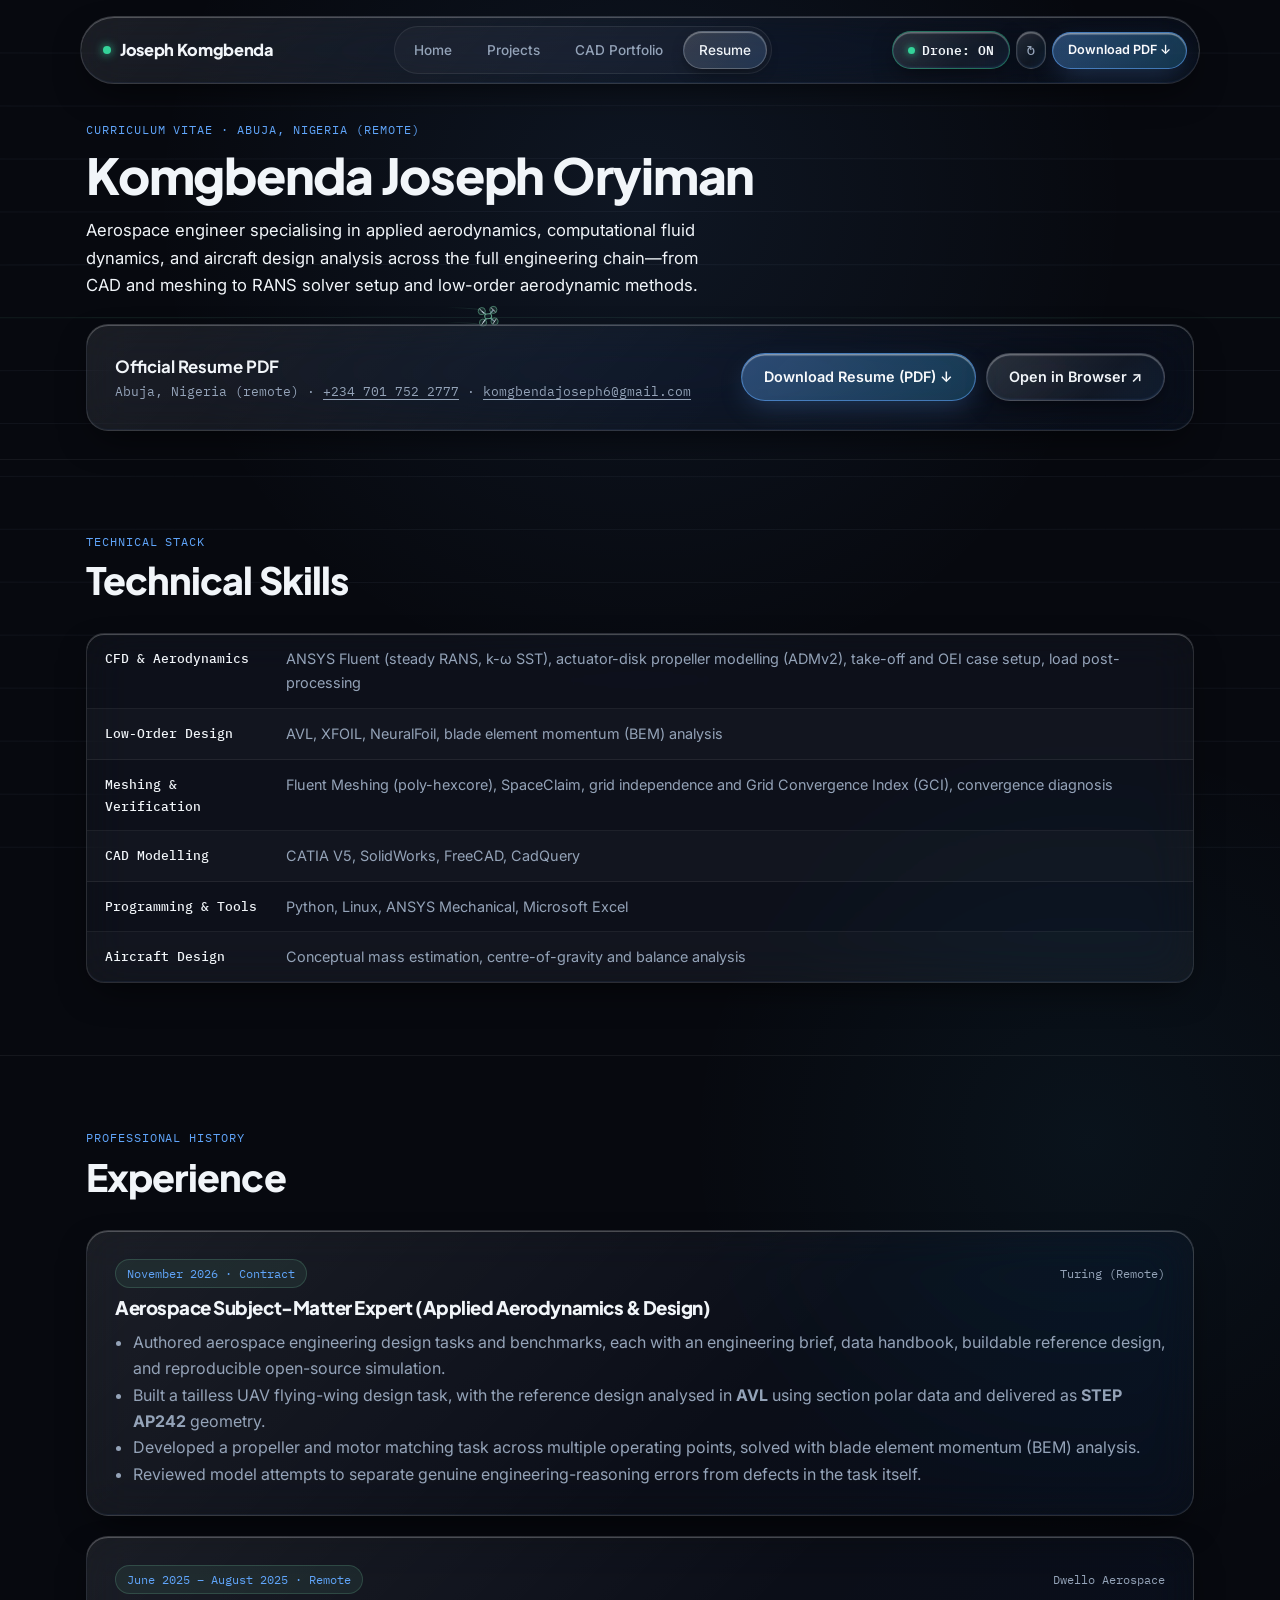
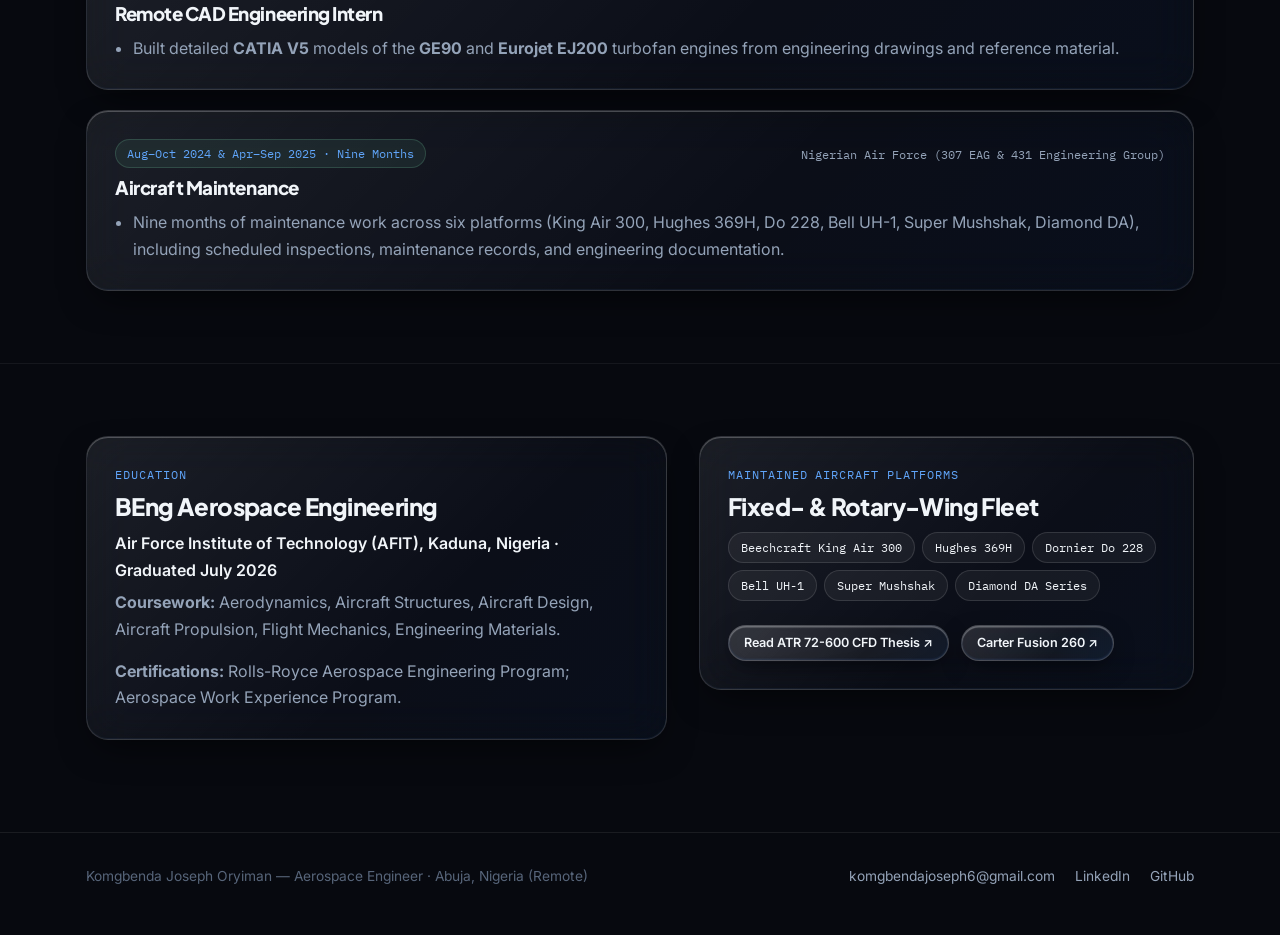
<file: resume.html>
<!DOCTYPE html>
<html lang="en">
<head>
<meta charset="UTF-8">
<meta name="viewport" content="width=device-width, initial-scale=1">
<title>Resume — Komgbenda Joseph Oryiman</title>
<meta name="description" content="Curriculum Vitae of Komgbenda Joseph Oryiman: Aerospace Engineer specialising in CFD, Aerodynamic Analysis, and CATIA V5 CAD.">
<link rel="preconnect" href="https://fonts.googleapis.com">
<link rel="preconnect" href="https://fonts.gstatic.com" crossorigin>
<link href="https://fonts.googleapis.com/css2?family=Plus+Jakarta+Sans:wght@600;700;800&family=Inter:wght@400;500;600&family=IBM+Plex+Mono:wght@400;500;600&display=swap" rel="stylesheet">
<link rel="stylesheet" href="style.css">
</head>
<body>

<canvas id="airflow-canvas"></canvas>

<div class="page-content">
  <div class="nav-shell">
    <nav class="top-pill liquid-glass">
      <a class="brand" href="index.html">
        <span class="brand-dot"></span>
        Joseph Komgbenda
      </a>
      <div class="nav-tabs">
        <a class="nav-tab" href="index.html">Home</a>
        <a class="nav-tab" href="projects.html">Projects</a>
        <a class="nav-tab" href="cad-portfolio.html">CAD Portfolio</a>
        <a class="nav-tab active" href="resume.html" aria-current="page">Resume</a>
      </div>
      <a class="liquid-btn primary sm" href="assets/resume.pdf" download>Download PDF &darr;</a>
    </nav>
  </div>

  <div class="page-head">
    <div class="wrap">
      <span class="kicker">Curriculum Vitae &middot; Abuja, Nigeria (Remote)</span>
      <h1>Komgbenda Joseph Oryiman</h1>
      <p class="lede">
        Aerospace engineer specialising in applied aerodynamics, computational fluid dynamics, and aircraft design
        analysis across the full engineering chain—from CAD and meshing to RANS solver setup and low-order aerodynamic methods.
      </p>

      <div class="glass-panel liquid-glass" style="margin-top: 24px; display: flex; justify-content: space-between; align-items: center; flex-wrap: wrap; gap: 18px;">
        <div>
          <div style="font-family: var(--font-display); font-weight: 700; font-size: 1.05rem;">Official Resume PDF</div>
          <div class="mono" style="font-size: 0.8rem; color: var(--muted);">Abuja, Nigeria (remote) &middot; <a href="https://wa.me/2347017522777" target="_blank" rel="noopener" style="color: inherit; text-decoration: underline; text-underline-offset: 3px;">+234 701 752 2777</a> &middot; <a href="https://mail.google.com/mail/?view=cm&amp;fs=1&amp;to=komgbendajoseph6@gmail.com" target="_blank" rel="noopener" style="color: inherit; text-decoration: underline; text-underline-offset: 3px;">komgbendajoseph6@gmail.com</a></div>
        </div>
        <div style="display: flex; gap: 10px; flex-wrap: wrap;">
          <a class="liquid-btn primary" href="assets/resume.pdf" download>Download Resume (PDF) &darr;</a>
          <a class="liquid-btn" href="assets/resume.pdf" target="_blank" rel="noopener">Open in Browser ↗</a>
        </div>
      </div>
    </div>
  </div>

  <section class="sec">
    <div class="wrap">
      <div class="sec-head">
        <div>
          <span class="sec-tag">Technical Stack</span>
          <h2>Technical Skills</h2>
        </div>
      </div>

      <ul class="result-list liquid-glass">
        <li>
          <span class="k">CFD &amp; Aerodynamics</span>
          <span class="v">ANSYS Fluent (steady RANS, k-&omega; SST), actuator-disk propeller modelling (ADMv2), take-off and OEI case setup, load post-processing</span>
        </li>
        <li>
          <span class="k">Low-Order Design</span>
          <span class="v">AVL, XFOIL, NeuralFoil, blade element momentum (BEM) analysis</span>
        </li>
        <li>
          <span class="k">Meshing &amp; Verification</span>
          <span class="v">Fluent Meshing (poly-hexcore), SpaceClaim, grid independence and Grid Convergence Index (GCI), convergence diagnosis</span>
        </li>
        <li>
          <span class="k">CAD Modelling</span>
          <span class="v">CATIA V5, SolidWorks, FreeCAD, CadQuery</span>
        </li>
        <li>
          <span class="k">Programming &amp; Tools</span>
          <span class="v">Python, Linux, ANSYS Mechanical, Microsoft Excel</span>
        </li>
        <li>
          <span class="k">Aircraft Design</span>
          <span class="v">Conceptual mass estimation, centre-of-gravity and balance analysis</span>
        </li>
      </ul>
    </div>
  </section>

  <section class="sec">
    <div class="wrap">
      <div class="sec-head">
        <div>
          <span class="sec-tag">Professional History</span>
          <h2>Experience</h2>
        </div>
      </div>

      <div style="display: grid; gap: 20px;">
        <div class="glass-panel liquid-glass">
          <div class="proj-meta">
            <span class="proj-tag">November 2026 &middot; Contract</span>
            <span class="mono" style="font-size: 0.78rem; color: var(--muted);">Turing (Remote)</span>
          </div>
          <h3>Aerospace Subject-Matter Expert (Applied Aerodynamics &amp; Design)</h3>
          <ul style="margin: 10px 0 0; padding-left: 18px; color: var(--muted);">
            <li>Authored aerospace engineering design tasks and benchmarks, each with an engineering brief, data handbook, buildable reference design, and reproducible open-source simulation.</li>
            <li>Built a tailless UAV flying-wing design task, with the reference design analysed in <b>AVL</b> using section polar data and delivered as <b>STEP AP242</b> geometry.</li>
            <li>Developed a propeller and motor matching task across multiple operating points, solved with blade element momentum (BEM) analysis.</li>
            <li>Reviewed model attempts to separate genuine engineering-reasoning errors from defects in the task itself.</li>
          </ul>
        </div>

        <div class="glass-panel liquid-glass">
          <div class="proj-meta">
            <span class="proj-tag">June 2025 – August 2025 &middot; Remote</span>
            <span class="mono" style="font-size: 0.78rem; color: var(--muted);">Dwello Aerospace</span>
          </div>
          <h3>Remote CAD Engineering Intern</h3>
          <ul style="margin: 10px 0 0; padding-left: 18px; color: var(--muted);">
            <li>Built detailed <b>CATIA V5</b> models of the <b>GE90</b> and <b>Eurojet EJ200</b> turbofan engines from engineering drawings and reference material.</li>
          </ul>
        </div>

        <div class="glass-panel liquid-glass">
          <div class="proj-meta">
            <span class="proj-tag">Aug–Oct 2024 &amp; Apr–Sep 2025 &middot; Nine Months</span>
            <span class="mono" style="font-size: 0.78rem; color: var(--muted);">Nigerian Air Force (307 EAG &amp; 431 Engineering Group)</span>
          </div>
          <h3>Aircraft Maintenance</h3>
          <ul style="margin: 10px 0 0; padding-left: 18px; color: var(--muted);">
            <li>Nine months of maintenance work across six platforms (King Air 300, Hughes 369H, Do 228, Bell UH-1, Super Mushshak, Diamond DA), including scheduled inspections, maintenance records, and engineering documentation.</li>
          </ul>
        </div>
      </div>
    </div>
  </section>

  <section class="sec">
    <div class="wrap two-col">
      <div class="glass-panel liquid-glass">
        <span class="sec-tag">Education</span>
        <h2>BEng Aerospace Engineering</h2>
        <p style="color: var(--ink); font-weight: 600; margin-bottom: 6px;">
          Air Force Institute of Technology (AFIT), Kaduna, Nigeria &middot; Graduated July 2026
        </p>
        <p>
          <b>Coursework:</b> Aerodynamics, Aircraft Structures, Aircraft Design, Aircraft Propulsion,
          Flight Mechanics, Engineering Materials.
        </p>
        <p style="margin-bottom:0;">
          <b>Certifications:</b> Rolls-Royce Aerospace Engineering Program; Aerospace Work Experience Program.
        </p>
      </div>

      <div class="glass-panel liquid-glass">
        <span class="sec-tag">Maintained Aircraft Platforms</span>
        <h2>Fixed- &amp; Rotary-Wing Fleet</h2>
        <div class="chip-row" style="margin-top: 12px;">
          <span class="glass-chip">Beechcraft King Air 300</span>
          <span class="glass-chip">Hughes 369H</span>
          <span class="glass-chip">Dornier Do 228</span>
          <span class="glass-chip">Bell UH-1</span>
          <span class="glass-chip">Super Mushshak</span>
          <span class="glass-chip">Diamond DA Series</span>
        </div>
        <div style="margin-top: 24px;">
          <a class="liquid-btn sm" href="project-atr72.html">Read ATR 72-600 CFD Thesis ↗</a>
          <a class="liquid-btn sm" href="project-carter260.html" style="margin-left: 8px;">Carter Fusion 260 ↗</a>
        </div>
      </div>
    </div>
  </section>

  <footer class="site-footer">
    <div class="wrap footer-inner">
      <p>Komgbenda Joseph Oryiman &mdash; Aerospace Engineer · Abuja, Nigeria (Remote)</p>
      <div class="footer-links">
        <a href="https://mail.google.com/mail/?view=cm&amp;fs=1&amp;to=komgbendajoseph6@gmail.com" target="_blank" rel="noopener">komgbendajoseph6@gmail.com</a>
        <a href="https://www.linkedin.com/in/joseph-komgbenda-38bb41287/" target="_blank" rel="noopener">LinkedIn</a>
        <a href="https://github.com/Joe47122" target="_blank" rel="noopener">GitHub</a>
      </div>
    </div>
  </footer>
</div>

<script src="app.js"></script>
</body>
</html>
</file>
<file: style.css>
/* ============================================================
   Komgbenda Joseph Oryiman — Aerospace Engineering Portfolio
   Design: Refined Dark Slate + Multi-Layered Liquid Glass +
   Interactive Wind-Tunnel Airflow Streamlines + Preserved Fonts
   ============================================================ */

:root {
  --bg: #07090f;
  --bg-elev: #0c101a;
  --ink: #f1f5f9;
  --muted: #94a3b8;
  --faint: #57657a;

  /* Elevated Stratosphere Ice-Blue & Brushed Titanium palette */
  --accent: #60a5fa;
  --accent-soft: rgba(96, 165, 250, 0.22);
  --accent-cyan: #38bdf8;
  --accent-dark: #06101f;

  /* Preserved active-status green for name dot, status dot, and SpaceX/UAV LED */
  --status-green: #34d399;

  /* Preserved original fonts */
  --font-display: "Plus Jakarta Sans", -apple-system, BlinkMacSystemFont, sans-serif;
  --font-body: "Inter", -apple-system, BlinkMacSystemFont, sans-serif;
  --font-mono: "IBM Plex Mono", ui-monospace, Menlo, monospace;

  --max-width: 1160px;
}

* { box-sizing: border-box; }
html { scroll-behavior: smooth; }

@media (prefers-reduced-motion: reduce) {
  html { scroll-behavior: auto; }
  * { animation-duration: 0.01ms !important; transition-duration: 0.01ms !important; }
}

body {
  margin: 0;
  background:
    radial-gradient(750px circle at 50% 8%, rgba(96, 165, 250, 0.085), transparent 65%),
    radial-gradient(620px circle at 85% 45%, rgba(56, 189, 248, 0.055), transparent 65%),
    var(--bg);
  color: var(--ink);
  font-family: var(--font-body);
  font-size: 16px;
  line-height: 1.65;
  -webkit-font-smoothing: antialiased;
  overflow-x: hidden;
  min-height: 100vh;
}

/* ============================================================
   FULL-PAGE INTERACTIVE AIRFLOW CANVAS
   ============================================================ */
#airflow-canvas {
  position: fixed;
  inset: 0;
  width: 100vw;
  height: 100vh;
  z-index: 0;
  pointer-events: none;
}

.page-content {
  position: relative;
  z-index: 1;
}

a { color: inherit; text-decoration: none; }
:focus-visible { outline: 2px solid var(--accent); outline-offset: 3px; }
img { display: block; max-width: 100%; }

.wrap, .container {
  max-width: var(--max-width);
  margin: 0 auto;
  padding: 0 26px;
}

.mono { font-family: var(--font-mono); }
.accent-text { color: var(--accent); }

h1, h2, h3, h4 {
  font-family: var(--font-display);
  font-weight: 800;
  line-height: 1.12;
  letter-spacing: -0.025em;
  color: var(--ink);
  margin: 0 0 0.45em 0;
}

p { color: var(--muted); margin: 0 0 1em 0; max-width: 65ch; }
p.lede { font-size: 1.04rem; color: var(--ink); max-width: 62ch; }

/* ============================================================
   LIQUID GLASS SURFACES & INTERACTIVE MICRO-DETAILS
   ============================================================ */
.liquid-glass {
  position: relative;
  background: linear-gradient(135deg, rgba(255,255,255,0.085) 0%, rgba(255,255,255,0.025) 60%, rgba(96,165,250,0.04) 100%);
  backdrop-filter: blur(22px) saturate(170%);
  -webkit-backdrop-filter: blur(22px) saturate(170%);
  border: 1px solid rgba(255, 255, 255, 0.13);
  box-shadow:
    0 14px 36px -12px rgba(0, 0, 0, 0.68),
    inset 0 1px 0.5px rgba(255, 255, 255, 0.24),
    inset 0 -1px 1px rgba(96, 165, 250, 0.08);
  transition: transform 0.28s cubic-bezier(0.2, 0.8, 0.2, 1),
              box-shadow 0.28s cubic-bezier(0.2, 0.8, 0.2, 1),
              border-color 0.28s ease,
              background 0.28s ease;
  overflow: hidden;
}

.liquid-glass::after {
  content: "";
  position: absolute;
  inset: 0;
  background: radial-gradient(280px circle at var(--gx, -999px) var(--gy, -999px),
              rgba(96, 165, 250, 0.16),
              rgba(255, 255, 255, 0.05) 45%,
              transparent 70%);
  opacity: 0;
  transition: opacity 0.35s ease;
  pointer-events: none;
}
.liquid-glass:hover::after { opacity: 1; }

.liquid-btn {
  position: relative;
  display: inline-flex;
  align-items: center;
  justify-content: center;
  gap: 10px;
  padding: 11px 22px;
  border-radius: 999px;
  font-family: var(--font-body);
  font-weight: 600;
  font-size: 0.9rem;
  color: var(--ink);
  cursor: pointer;
  overflow: hidden;
  background: linear-gradient(135deg, rgba(255,255,255,0.12) 0%, rgba(255,255,255,0.03) 65%, rgba(96,165,250,0.08) 100%);
  backdrop-filter: blur(20px) saturate(180%);
  -webkit-backdrop-filter: blur(20px) saturate(180%);
  border: 1px solid rgba(255, 255, 255, 0.18);
  box-shadow:
    0 8px 24px -6px rgba(0, 0, 0, 0.6),
    inset 0 1.5px 1px rgba(255, 255, 255, 0.32),
    inset 0 -1px 2px rgba(96, 165, 250, 0.14);
  transition: all 0.26s cubic-bezier(0.2, 0.85, 0.25, 1.15);
  text-decoration: none;
}
.liquid-btn::before {
  content: "";
  position: absolute;
  inset: 0;
  background: radial-gradient(110px circle at var(--mx, 50%) var(--my, 20%), rgba(255,255,255,0.28), transparent 65%);
  opacity: 0;
  transition: opacity 0.25s ease;
  pointer-events: none;
}
.liquid-btn:hover {
  transform: translateY(-2px);
  border-color: rgba(96, 165, 250, 0.52);
  box-shadow:
    0 14px 30px -8px rgba(96, 165, 250, 0.24),
    inset 0 1.5px 1.5px rgba(255, 255, 255, 0.45),
    inset 0 -1.5px 3px rgba(96, 165, 250, 0.25);
  text-decoration: none;
}
.liquid-btn:hover::before { opacity: 1; }

.liquid-btn.primary {
  background: linear-gradient(135deg, rgba(96, 165, 250, 0.36) 0%, rgba(56, 189, 248, 0.22) 100%);
  color: #f8fafc;
  border-color: rgba(96, 165, 250, 0.58);
  box-shadow:
    0 10px 28px -6px rgba(96, 165, 250, 0.26),
    inset 0 1.5px 1px rgba(255, 255, 255, 0.45);
}
.liquid-btn.primary:hover {
  background: linear-gradient(135deg, rgba(96, 165, 250, 0.5) 0%, rgba(56, 189, 248, 0.34) 100%);
  border-color: rgba(96, 165, 250, 0.85);
}

.liquid-btn.sm {
  padding: 7px 15px;
  font-size: 0.79rem;
}

.uav-toggle-btn {
  font-family: var(--font-mono);
  font-size: 0.74rem;
  padding: 7px 13px;
  gap: 7px;
  color: var(--muted);
}
.uav-toggle-btn .uav-led {
  width: 7px;
  height: 7px;
  border-radius: 50%;
  background: var(--faint);
  transition: background 0.25s ease, box-shadow 0.25s ease;
}
.uav-toggle-btn[aria-pressed="true"] {
  color: var(--ink);
  border-color: rgba(52, 211, 153, 0.45);
}
.uav-toggle-btn[aria-pressed="true"] .uav-led {
  background: var(--status-green);
  box-shadow: 0 0 9px var(--status-green);
}

/* Tactile visual glass-tap shockwave ring at click coordinates */
.glass-tap-ripple {
  position: fixed;
  width: 14px;
  height: 14px;
  margin-left: -7px;
  margin-top: -7px;
  border-radius: 50%;
  pointer-events: none;
  z-index: 9999;
  border: 1.5px solid rgba(96, 165, 250, 0.75);
  box-shadow: 0 0 12px rgba(96, 165, 250, 0.45), inset 0 0 6px rgba(255, 255, 255, 0.6);
  animation: glassTapWave 0.42s cubic-bezier(0.16, 1, 0.3, 1) forwards;
}
@keyframes glassTapWave {
  0% {
    transform: scale(0.4);
    opacity: 0.85;
  }
  100% {
    transform: scale(3.8);
    opacity: 0;
  }
}

/* ============================================================
   FLOATING LIQUID-GLASS NAVIGATION PILL
   ============================================================ */
.nav-shell {
  position: sticky;
  top: 16px;
  z-index: 60;
  padding: 0 20px;
}
nav.top-pill {
  max-width: 1120px;
  margin: 0 auto;
  border-radius: 999px;
  padding: 9px 12px 9px 22px;
  display: flex;
  align-items: center;
  justify-content: space-between;
  gap: 16px;
  flex-wrap: wrap;
}
.brand {
  font-family: var(--font-display);
  font-weight: 800;
  font-size: 1.02rem;
  letter-spacing: -0.02em;
  display: flex;
  align-items: center;
  gap: 9px;
  color: var(--ink);
}
.brand-dot {
  width: 8px;
  height: 8px;
  border-radius: 50%;
  background: var(--status-green);
  box-shadow: 0 0 10px var(--status-green);
}

.nav-tabs {
  display: flex;
  align-items: center;
  gap: 5px;
  padding: 4px;
  border-radius: 999px;
  background: rgba(255, 255, 255, 0.03);
  border: 1px solid rgba(255, 255, 255, 0.08);
  flex-wrap: wrap;
}
.nav-tab {
  position: relative;
  padding: 7px 15px;
  border-radius: 999px;
  font-size: 0.85rem;
  font-weight: 500;
  color: var(--muted);
  transition: all 0.24s cubic-bezier(0.2, 0.85, 0.25, 1.15);
}
.nav-tab:hover {
  color: var(--ink);
  transform: translateY(-1.5px);
  background: rgba(255, 255, 255, 0.07);
  box-shadow: inset 0 1px 1px rgba(255, 255, 255, 0.24);
  text-decoration: none;
}
.nav-tab.active, .nav-tab[aria-current="page"] {
  color: var(--ink);
  background: linear-gradient(135deg, rgba(255,255,255,0.14) 0%, rgba(96,165,250,0.18) 100%);
  border: 1px solid rgba(255, 255, 255, 0.22);
  box-shadow:
    0 6px 14px -4px rgba(0, 0, 0, 0.5),
    inset 0 1px 1px rgba(255, 255, 255, 0.35);
}

/* ============================================================
   HERO SECTION (CALM, SPACIOUS SEOYEON-STYLE 3D PANORAMA)
   ============================================================ */
.hero {
  padding: 18px 0 28px;
  position: relative;
}

.hero-top-meta {
  display: flex;
  justify-content: center;
  align-items: center;
  flex-wrap: wrap;
  gap: 18px;
  margin-bottom: 8px;
  font-family: var(--font-mono);
  font-size: 0.76rem;
  color: var(--muted);
}
.hero-top-meta .meta-item {
  display: inline-flex;
  align-items: center;
  gap: 8px;
}
.hero-top-meta .meta-item b {
  color: var(--ink);
  font-weight: 600;
}
.hero-top-meta .meta-divider {
  width: 1px;
  height: 13px;
  background: rgba(255, 255, 255, 0.14);
}
.pulse-dot {
  width: 7px;
  height: 7px;
  border-radius: 50%;
  background: var(--status-green);
  box-shadow: 0 0 10px var(--status-green);
}

/* Open, spacious panoramic stage (no heavy outer box clutter) */
.hero-panorama {
  position: relative;
  min-height: 530px;
  display: flex;
  flex-direction: column;
  justify-content: flex-end;
  overflow: hidden;
  border-radius: 28px;
  padding: 28px 32px 28px;
  background:
    radial-gradient(480px circle at 50% 42%, rgba(96, 165, 250, 0.10), transparent 72%);
}

/* 3D Curved Rolling Panorama of Project Screens Floating Behind the Portrait */
.hero-arc-viewport {
  position: absolute;
  left: 0;
  right: 0;
  top: 52px;
  height: 230px;
  perspective: 1200px;
  z-index: 2;
  pointer-events: auto;
}
.hero-arc-track {
  position: relative;
  width: 100%;
  height: 100%;
  transform-style: preserve-3d;
}
.arc-card {
  position: absolute;
  left: 50%;
  top: 50%;
  width: 220px;
  height: 138px;
  margin-left: -110px;
  margin-top: -69px;
  border-radius: 13px;
  overflow: hidden;
  border: 1px solid rgba(255, 255, 255, 0.2);
  background: #0b1018;
  box-shadow: 0 16px 36px -10px rgba(0, 0, 0, 0.85);
  cursor: pointer;
  will-change: transform, opacity;
  transition: border-color 0.28s ease, box-shadow 0.28s ease;
}
.arc-card img {
  width: 100%;
  height: 100%;
  object-fit: cover;
  pointer-events: none;
  transition: transform 0.45s cubic-bezier(0.2, 0.85, 0.25, 1);
}
.arc-card:hover img {
  transform: scale(1.06);
}
.arc-card .arc-cap {
  position: absolute;
  inset: auto 0 0 0;
  padding: 7px 10px;
  background: linear-gradient(180deg, transparent, rgba(5, 8, 13, 0.92));
  font-family: var(--font-mono);
  font-size: 0.66rem;
  color: var(--ink);
  letter-spacing: 0.02em;
  display: flex;
  justify-content: space-between;
  align-items: center;
  pointer-events: none;
}
.arc-card .arc-cap::after {
  content: "Open ↗";
  color: var(--accent);
  font-weight: 600;
  opacity: 0;
  transition: opacity 0.25s ease, transform 0.25s ease;
}
.arc-card:hover {
  border-color: var(--accent);
  box-shadow: 0 20px 44px -8px rgba(104, 182, 148, 0.48);
  z-index: 6;
}
.arc-card:hover .arc-cap::after {
  opacity: 1;
  transform: translateX(2px);
}

/* Foreground Studio Cutout Portrait Rising Over the 3D Arc */
.hero-portrait-center {
  position: absolute;
  left: 50%;
  bottom: 0;
  transform: translateX(-50%);
  width: clamp(280px, 32vw, 405px);
  height: 505px;
  z-index: 3;
  pointer-events: none;
  display: flex;
  align-items: flex-end;
  justify-content: center;
}
.hero-portrait-center img {
  width: 100%;
  height: 100%;
  object-fit: contain;
  object-position: bottom center;
  filter: drop-shadow(0 18px 42px rgba(0, 0, 0, 0.9));
}

/* Bottom Left Title & CTA + Bottom Right Clean Quote & Signature */
.hero-foreground-grid {
  position: relative;
  z-index: 4;
  display: grid;
  grid-template-columns: 1fr minmax(210px, 330px) 1fr;
  align-items: end;
  gap: 24px;
  width: 100%;
  pointer-events: none;
}
.hero-col-left, .hero-col-right {
  pointer-events: auto;
}
.hero-col-left {
  text-align: left;
}
.hero-greeting {
  font-family: var(--font-mono);
  font-size: 0.73rem;
  letter-spacing: 0.18em;
  text-transform: uppercase;
  color: var(--muted);
  margin-bottom: 8px;
}
.hero-col-left h1 {
  font-family: var(--font-display);
  font-weight: 800;
  font-size: clamp(2.1rem, 4vw, 3.25rem);
  line-height: 1.04;
  letter-spacing: -0.03em;
  margin: 0 0 18px;
  color: var(--ink);
}
.hero-cta-pill {
  display: inline-flex;
  align-items: center;
  gap: 12px;
  padding: 7px 22px 7px 8px;
  border-radius: 999px;
  font-weight: 600;
  font-size: 0.9rem;
}
.hero-cta-pill .arrow-circle {
  width: 34px;
  height: 34px;
  border-radius: 50%;
  background: rgba(10, 15, 22, 0.85);
  color: var(--accent);
  display: inline-flex;
  align-items: center;
  justify-content: center;
  font-size: 0.95rem;
  transition: transform 0.25s ease;
}
.hero-cta-pill:hover .arrow-circle {
  transform: translateX(2px);
}

.hero-col-right {
  text-align: left;
  justify-self: end;
  max-width: 310px;
  padding: 6px 4px;
}
.hero-quote {
  font-size: 0.9rem;
  line-height: 1.55;
  color: var(--muted);
  margin: 0 0 10px;
}
.hero-quote b {
  color: var(--ink);
  font-weight: 600;
}
.hero-signature {
  font-family: "Brush Script MT", "Segoe Script", "Lucida Handwriting", cursive;
  font-size: 1.75rem;
  color: var(--ink);
  opacity: 0.92;
  line-height: 1;
}

/* Hidden solver telemetry that reveals on hover */
.telemetry-hint {
  font-family: var(--font-mono);
  font-size: 0.68rem;
  color: var(--faint);
  opacity: 0;
  transform: translateY(4px);
  transition: all 0.28s ease;
}
.liquid-glass:hover .telemetry-hint {
  opacity: 1;
  transform: translateY(0);
  color: var(--accent);
}

/* ============================================================
   STAT STRIP
   ============================================================ */
.stats-grid {
  display: grid;
  grid-template-columns: repeat(4, 1fr);
  gap: 16px;
  margin: 30px 0 20px;
}
.stats-grid.cols-3 {
  grid-template-columns: repeat(3, 1fr);
}
.stat-card {
  border-radius: 20px;
  padding: 20px 18px;
}
.stat-card:hover {
  transform: translateY(-3px);
  border-color: rgba(104, 182, 148, 0.38);
}
.stat-top {
  display: flex;
  justify-content: space-between;
  align-items: baseline;
  gap: 8px;
}
.stat-val {
  font-family: var(--font-display);
  font-weight: 800;
  font-size: 1.85rem;
  letter-spacing: -0.03em;
  color: var(--ink);
}
.stat-val span { color: var(--accent); font-size: 1.05rem; margin-left: 3px; }
.stat-lbl {
  color: var(--muted);
  font-size: 0.83rem;
  margin-top: 6px;
}

/* ============================================================
   SECTIONS & LIQUID GLASS FILTER TABS
   ============================================================ */
section.sec, .section {
  padding: 72px 0;
  border-top: 1px solid rgba(255,255,255,0.06);
}
.sec-head {
  display: flex;
  justify-content: space-between;
  align-items: flex-end;
  flex-wrap: wrap;
  gap: 20px;
  margin-bottom: 32px;
}
.sec-tag, .kicker {
  font-family: var(--font-mono);
  font-size: 0.74rem;
  color: var(--accent);
  text-transform: uppercase;
  letter-spacing: 0.08em;
  margin-bottom: 8px;
  display: block;
}
.sec-head h2 {
  font-family: var(--font-display);
  font-weight: 800;
  font-size: clamp(1.65rem, 3vw, 2.35rem);
  letter-spacing: -0.025em;
  margin: 0;
}

.filter-bar {
  display: inline-flex;
  flex-wrap: wrap;
  gap: 6px;
  padding: 5px;
  border-radius: 999px;
}
.filter-pill {
  border: 1px solid transparent;
  background: transparent;
  color: var(--muted);
  font-family: var(--font-body);
  font-weight: 600;
  font-size: 0.83rem;
  padding: 7px 15px;
  border-radius: 999px;
  cursor: pointer;
  transition: all 0.24s cubic-bezier(0.2, 0.85, 0.25, 1.15);
}
.filter-pill:hover {
  color: var(--ink);
  transform: translateY(-1.5px);
  background: rgba(255,255,255,0.06);
}
.filter-pill.active {
  color: var(--ink);
  background: linear-gradient(135deg, rgba(104, 182, 148, 0.35) 0%, rgba(93, 156, 179, 0.25) 100%);
  border-color: rgba(104, 182, 148, 0.55);
  box-shadow: inset 0 1px 1px rgba(255,255,255,0.35);
}

/* ============================================================
   PROJECT SHOWCASE GRID
   ============================================================ */
.proj-grid {
  display: grid;
  grid-template-columns: repeat(2, 1fr);
  gap: 22px;
}
.proj-card {
  border-radius: 22px;
  padding: 15px;
  display: flex;
  flex-direction: column;
  gap: 15px;
}
.proj-card:hover {
  transform: translateY(-4px);
  border-color: rgba(104, 182, 148, 0.38);
}
.proj-card.wide { grid-column: 1 / -1; }
.proj-thumb {
  position: relative;
  border-radius: 15px;
  overflow: hidden;
  aspect-ratio: 16 / 10;
  background: #05070b;
  border: 1px solid rgba(255,255,255,0.08);
}
.proj-card.wide .proj-thumb { aspect-ratio: 21 / 9; }
.proj-thumb img {
  width: 100%;
  height: 100%;
  object-fit: cover;
  transition: transform 0.6s cubic-bezier(0.2, 0.8, 0.2, 1);
}
.proj-card:hover .proj-thumb img { transform: scale(1.035); }

.proj-body { padding: 2px 6px 6px; display: flex; flex-direction: column; flex: 1; }
.proj-meta {
  display: flex;
  justify-content: space-between;
  align-items: center;
  gap: 10px;
  margin-bottom: 10px;
  flex-wrap: wrap;
}
.proj-tag {
  font-family: var(--font-mono);
  font-size: 0.72rem;
  color: var(--accent);
  padding: 4px 11px;
  border-radius: 999px;
  background: rgba(104, 182, 148, 0.1);
  border: 1px solid rgba(104, 182, 148, 0.24);
}
.proj-body h3 {
  font-family: var(--font-display);
  font-size: 1.22rem;
  margin: 0 0 8px;
}
.proj-body p {
  margin: 0 0 14px;
  color: var(--muted);
  font-size: 0.91rem;
}
.chip-list, .chip-row { display: flex; flex-wrap: wrap; gap: 7px; margin-top: auto; }
.glass-chip, .chip {
  font-family: var(--font-mono);
  font-size: 0.72rem;
  color: var(--ink);
  padding: 5px 12px;
  border-radius: 999px;
  background: rgba(255,255,255,0.05);
  border: 1px solid rgba(255,255,255,0.12);
  transition: border-color 0.25s ease, color 0.25s ease, transform 0.2s ease;
}
.liquid-glass:hover .glass-chip, .chip:hover {
  border-color: rgba(104, 182, 148, 0.38);
}

/* ============================================================
   INTERACTIVE EXPERIENCE TABS
   ============================================================ */
.exp-layout {
  display: grid;
  grid-template-columns: 310px 1fr;
  gap: 22px;
  align-items: start;
}
.exp-tab-list {
  display: flex;
  flex-direction: column;
  gap: 10px;
}
.exp-tab-btn {
  text-align: left;
  padding: 15px 18px;
  border-radius: 18px;
  cursor: pointer;
  color: var(--muted);
  font-family: var(--font-body);
}
.exp-tab-btn:hover {
  color: var(--ink);
  transform: translateX(4px);
}
.exp-tab-btn.active {
  color: var(--ink);
  border-color: rgba(104, 182, 148, 0.45);
  background: linear-gradient(135deg, rgba(104,182,148,0.16) 0%, rgba(255,255,255,0.04) 100%);
}
.exp-tab-btn .when {
  display: block;
  font-family: var(--font-mono);
  font-size: 0.72rem;
  color: var(--accent);
  margin-bottom: 3px;
}
.exp-tab-btn strong {
  display: block;
  font-family: var(--font-display);
  font-size: 0.96rem;
}
.exp-panel {
  border-radius: 22px;
  padding: 28px;
  display: none;
}
.exp-panel.active { display: block; }
.exp-panel h3 {
  font-family: var(--font-display);
  font-size: 1.35rem;
  margin: 4px 0 6px;
}
.exp-panel .org {
  font-family: var(--font-mono);
  font-size: 0.82rem;
  color: var(--accent);
  margin-bottom: 16px;
}
.exp-panel ul {
  margin: 0;
  padding-left: 18px;
  color: var(--muted);
}
.exp-panel li { margin-bottom: 10px; }
.exp-panel li b { color: var(--ink); }

/* ============================================================
   01 / 02 / 03 WORKFLOW PROCESS
   ============================================================ */
.process-grid {
  display: grid;
  grid-template-columns: repeat(3, 1fr);
  gap: 20px;
}
.process-card {
  border-radius: 22px;
  padding: 26px;
}
.process-card:hover {
  transform: translateY(-3px);
  border-color: rgba(104, 182, 148, 0.38);
}
.process-num {
  font-family: var(--font-display);
  font-weight: 800;
  font-size: 2.8rem;
  line-height: 1;
  color: rgba(104, 182, 148, 0.75);
  margin-bottom: 12px;
  transition: color 0.25s ease, transform 0.25s ease;
}
.process-card:hover .process-num {
  color: var(--accent);
  transform: translateX(3px);
}
.process-card h3 {
  font-family: var(--font-display);
  font-size: 1.12rem;
  margin: 0 0 8px;
}
.process-card p {
  margin: 0;
  color: var(--muted);
  font-size: 0.88rem;
}

/* ============================================================
   SECONDARY PAGES: HEADERS, TWO-COL, SPEC TABLES, GALLERIES
   ============================================================ */
.page-head {
  padding: 52px 0 28px;
}
.page-head h1 {
  font-size: clamp(2rem, 4.2vw, 3.1rem);
  max-width: 24ch;
  margin-bottom: 14px;
}
.status-note {
  display: inline-flex;
  align-items: center;
  gap: 8px;
  font-family: var(--font-mono);
  font-size: 0.76rem;
  color: var(--accent);
  background: rgba(104, 182, 148, 0.12);
  border: 1px solid rgba(104, 182, 148, 0.3);
  padding: 6px 14px;
  border-radius: 999px;
}

.two-col {
  display: grid;
  grid-template-columns: 1.08fr 0.92fr;
  gap: 32px;
  align-items: start;
}

.glass-panel {
  border-radius: 22px;
  padding: 28px;
}

.result-list {
  list-style: none;
  margin: 16px 0 0;
  padding: 0;
  border-radius: 18px;
  overflow: hidden;
  border: 1px solid rgba(255, 255, 255, 0.12);
  background: rgba(255, 255, 255, 0.03);
}
.result-list li {
  display: grid;
  grid-template-columns: 165px 1fr;
  gap: 16px;
  padding: 13px 18px;
  border-bottom: 1px solid rgba(255, 255, 255, 0.07);
}
.result-list li:last-child { border-bottom: none; }
.result-list li:nth-child(even) { background: rgba(255, 255, 255, 0.02); }
.result-list .k {
  font-family: var(--font-mono);
  color: var(--ink);
  font-weight: 500;
  font-size: 0.84rem;
}
.result-list .v {
  color: var(--muted);
  font-size: 0.9rem;
}

/* Gallery with Interactive Lightbox Zoom */
.gallery {
  display: grid;
  grid-template-columns: repeat(2, 1fr);
  gap: 18px;
  margin-top: 24px;
}
.gallery figure {
  margin: 0;
  border-radius: 20px;
  overflow: hidden;
  cursor: zoom-in;
}
.gallery figure img {
  width: 100%;
  aspect-ratio: 4 / 3;
  object-fit: cover;
  transition: transform 0.55s cubic-bezier(0.2, 0.8, 0.2, 1);
}
.gallery figure:hover img {
  transform: scale(1.035);
}
.gallery figcaption {
  padding: 12px 16px;
  font-family: var(--font-mono);
  font-size: 0.78rem;
  color: var(--muted);
  border-top: 1px solid rgba(255, 255, 255, 0.08);
  display: flex;
  justify-content: space-between;
  align-items: center;
}
.gallery .wide { grid-column: 1 / -1; }
.gallery .wide img { aspect-ratio: 16 / 8; }

/* Lightbox modal */
.lightbox-backdrop {
  position: fixed;
  inset: 0;
  z-index: 120;
  background: rgba(5, 8, 12, 0.88);
  backdrop-filter: blur(18px);
  display: none;
  align-items: center;
  justify-content: center;
  padding: 28px;
  cursor: zoom-out;
}
.lightbox-backdrop.open { display: flex; }
.lightbox-inner {
  max-width: 1080px;
  max-height: 90vh;
  border-radius: 22px;
  padding: 14px;
  display: flex;
  flex-direction: column;
  gap: 10px;
}
.lightbox-inner img {
  max-height: 78vh;
  width: auto;
  margin: 0 auto;
  border-radius: 14px;
  object-fit: contain;
}
.lightbox-caption {
  font-family: var(--font-mono);
  font-size: 0.82rem;
  color: var(--muted);
  text-align: center;
}

/* ============================================================
   FOOTER CTA & FOOTER
   ============================================================ */
.cta-box {
  border-radius: 26px;
  padding: 50px 34px;
  text-align: center;
  margin: 30px 0 44px;
}
.cta-box h2 {
  font-family: var(--font-display);
  font-weight: 800;
  font-size: clamp(1.85rem, 3.8vw, 2.85rem);
  letter-spacing: -0.03em;
  margin: 0 0 12px;
}
.cta-box p {
  color: var(--muted);
  max-width: 50ch;
  margin: 0 auto 24px;
}
.cta-actions {
  display: flex;
  justify-content: center;
  flex-wrap: wrap;
  gap: 12px;
}

.site-footer {
  border-top: 1px solid rgba(255, 255, 255, 0.08);
  padding: 32px 0 48px;
  margin-top: 20px;
}
.footer-inner {
  display: flex;
  justify-content: space-between;
  align-items: center;
  flex-wrap: wrap;
  gap: 14px;
}
.footer-inner p {
  margin: 0;
  font-size: 0.86rem;
  color: var(--faint);
}
.footer-links {
  display: flex;
  gap: 20px;
  font-size: 0.86rem;
}
.footer-links a { color: var(--muted); }
.footer-links a:hover { color: var(--accent); }

@media (max-width: 920px) {
  .hero-foreground-grid, .proj-grid, .exp-layout, .process-grid, .two-col {
    grid-template-columns: 1fr;
  }
  .hero-panorama {
    min-height: 640px;
    padding: 26px 22px;
  }
  .hero-portrait-center {
    position: relative;
    left: auto;
    transform: none;
    margin: 110px auto -20px;
    height: 360px;
  }
  .hero-col-right {
    justify-self: start;
    max-width: 100%;
  }
  .stats-grid, .stats-grid.cols-3 {
    grid-template-columns: 1fr 1fr;
  }
  nav.top-pill {
    border-radius: 22px;
    padding: 12px 16px;
  }
}
@media (max-width: 600px) {
  .stats-grid, .stats-grid.cols-3, .gallery {
    grid-template-columns: 1fr;
  }
  .result-list li {
    grid-template-columns: 1fr;
    gap: 4px;
  }
}
</file>
